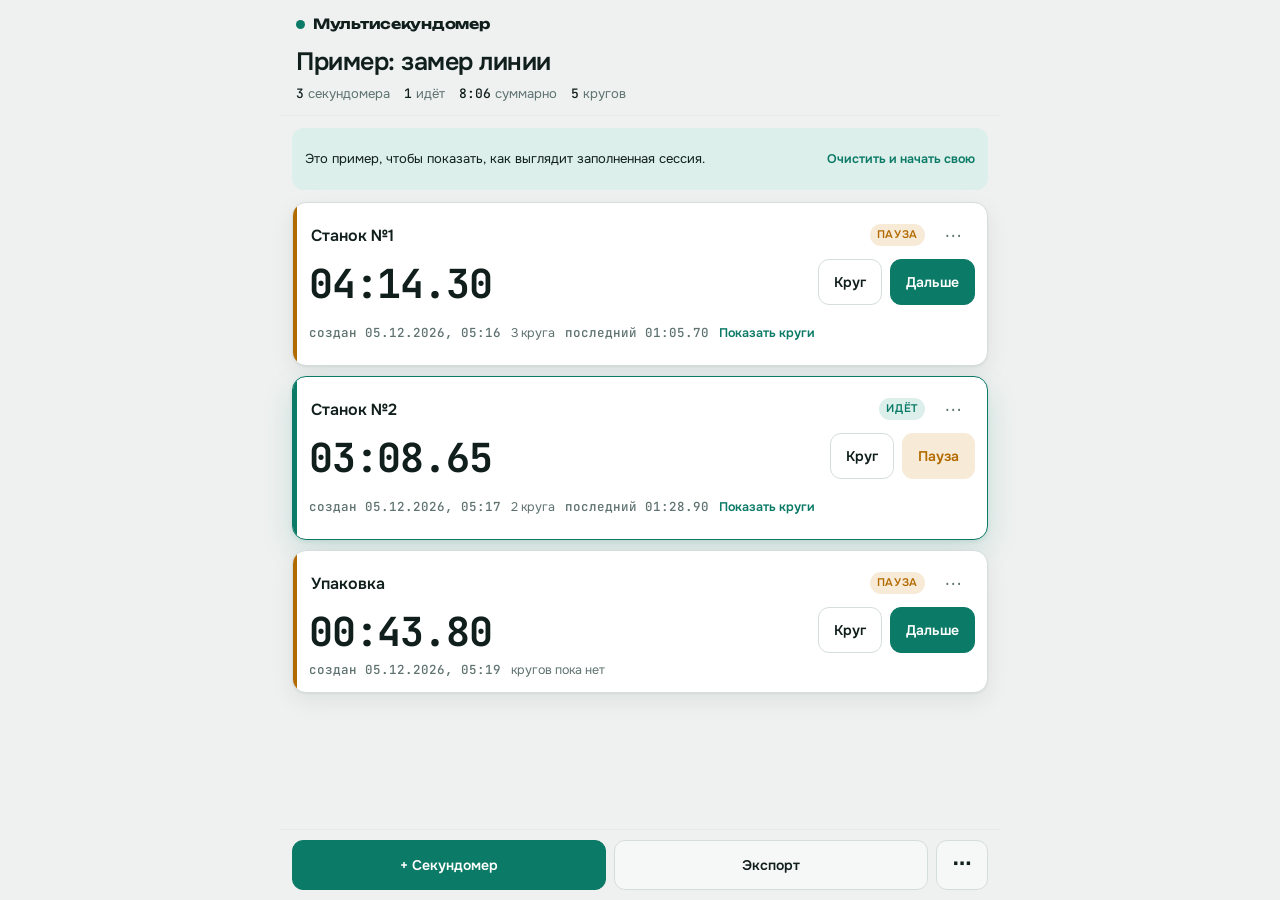
<file: android/app/src/main/assets/index.html>
<!DOCTYPE html>
<html lang="ru">
<head>
<meta charset="utf-8">
<meta name="viewport" content="width=device-width, initial-scale=1, viewport-fit=cover">
<title>Мультисекундомер</title>
<link rel="stylesheet" href="fonts/fonts.css">
<style>
  :root { color-scheme: light dark; }
  body { margin: 0; }
  img { max-width: 100%; }
  [hidden] { display: none !important; }
</style>
<script src="vendor/xlsx.full.min.js"></script>
</head>
<body>
<style>
  :root {
    --bg: #eef1f0;
    --surface: #ffffff;
    --surface-2: #f6f8f7;
    --line: #d6dedc;
    --line-soft: #e4eae8;
    --ink: #101e1c;
    --muted: #5e7270;
    --accent: #0b7a66;
    --accent-soft: #dcefea;
    --accent-ink: #ffffff;
    --paused: #b26a00;
    --paused-soft: #f7ead6;
    --danger: #b3261e;
    --shadow: 0 1px 2px rgba(16, 30, 28, .06), 0 8px 24px rgba(16, 30, 28, .07);
    --shadow-lift: 0 2px 4px rgba(11, 122, 102, .10), 0 12px 32px rgba(11, 122, 102, .14);

    --ui: "Onest", "Segoe UI", system-ui, sans-serif;
    --display: "Unbounded", "Onest", "Segoe UI", system-ui, sans-serif;
    --mono: "JetBrains Mono", ui-monospace, "Cascadia Mono", Consolas, monospace;
    --r: 14px;
  }

  @media (prefers-color-scheme: dark) {
    :root:not([data-theme="light"]) {
      --bg: #0c1413;
      --surface: #131f1d;
      --surface-2: #182624;
      --line: #22322f;
      --line-soft: #1c2b29;
      --ink: #e8f0ee;
      --muted: #90a5a2;
      --accent: #3edcb2;
      --accent-soft: #16332d;
      --accent-ink: #06201a;
      --paused: #e9a23b;
      --paused-soft: #332617;
      --danger: #f2857a;
      --shadow: 0 1px 2px rgba(0, 0, 0, .4), 0 8px 24px rgba(0, 0, 0, .32);
      --shadow-lift: 0 2px 4px rgba(0, 0, 0, .45), 0 12px 32px rgba(62, 220, 178, .12);
    }
  }

  :root[data-theme="dark"] {
    --bg: #0c1413;
    --surface: #131f1d;
    --surface-2: #182624;
    --line: #22322f;
    --line-soft: #1c2b29;
    --ink: #e8f0ee;
    --muted: #90a5a2;
    --accent: #3edcb2;
    --accent-soft: #16332d;
    --accent-ink: #06201a;
    --paused: #e9a23b;
    --paused-soft: #332617;
    --danger: #f2857a;
    --shadow: 0 1px 2px rgba(0, 0, 0, .4), 0 8px 24px rgba(0, 0, 0, .32);
    --shadow-lift: 0 2px 4px rgba(0, 0, 0, .45), 0 12px 32px rgba(62, 220, 178, .12);
  }

  * { box-sizing: border-box; }

  body {
    margin: 0;
    background: var(--bg);
    color: var(--ink);
    font-family: var(--ui);
    font-size: 15px;
    line-height: 1.45;
    -webkit-text-size-adjust: 100%;
    -webkit-tap-highlight-color: transparent;
  }

  button, input, textarea { font: inherit; color: inherit; }
  /* touch-action убирает ожидание двойного тапа: касание срабатывает сразу */
  button, input, textarea, .link { touch-action: manipulation; }
  button { cursor: pointer; }

  /* iOS Safari масштабирует страницу при фокусе на поле мельче 16px, и после
     этого вёрстка не совпадает с тем, куда целится палец. Держим 16px. */
  input, textarea { font-size: 16px; }
  :focus-visible { outline: 2px solid var(--accent); outline-offset: 2px; border-radius: 6px; }

  .app {
    max-width: 720px;
    margin: 0 auto;
    min-height: 100vh;
    /* dvh учитывает сворачивающуюся панель браузера: без него страница выше
       видимой области, и низ вёрстки не совпадает с тем, что видно. */
    min-height: 100dvh;
    display: flex;
    flex-direction: column;
    background: var(--bg);
  }

  /* ---------------------------------------------------------------- шапка */
  .top {
    position: sticky;
    top: 0;
    z-index: 20;
    padding: 14px 16px 12px;
    background: var(--bg);
    border-bottom: 1px solid var(--line-soft);
  }

  .brand {
    font-family: var(--display);
    font-weight: 700;
    font-size: 14px;
    letter-spacing: -.02em;
    display: flex;
    align-items: center;
    gap: 8px;
    color: var(--ink);
  }

  .brand .dot {
    width: 9px; height: 9px;
    border-radius: 50%;
    background: var(--muted);
    flex: none;
    transition: background .2s;
  }
  .brand .dot.live { background: var(--accent); animation: pulse 1.6s ease-in-out infinite; }

  @keyframes pulse { 0%, 100% { opacity: 1; } 50% { opacity: .35; } }
  @media (prefers-reduced-motion: reduce) {
    .brand .dot.live { animation: none; }
    * { transition-duration: .01ms !important; }
  }

  .session-name {
    display: block;
    width: 100%;
    margin: 8px 0 2px;
    padding: 2px 0;
    border: 0;
    background: transparent;
    font-size: 25px;
    font-weight: 600;
    letter-spacing: -.02em;
  }
  .session-name::placeholder { color: var(--muted); }

  .stats {
    display: flex;
    flex-wrap: wrap;
    gap: 4px 14px;
    font-size: 13px;
    color: var(--muted);
  }
  .stats b {
    font-family: var(--mono);
    font-weight: 500;
    font-variant-numeric: tabular-nums;
    color: var(--ink);
  }

  /* -------------------------------------------------------------- дорожки */
  .lanes {
    flex: 1;
    padding: 12px 12px 8px;
    display: flex;
    flex-direction: column;
    gap: 10px;
  }

  .lane {
    position: relative;
    display: grid;
    grid-template-columns: 4px 1fr;
    background: var(--surface);
    border: 1px solid var(--line);
    border-radius: var(--r);
    box-shadow: var(--shadow);
    overflow: hidden;
    transition: box-shadow .18s, border-color .18s;
  }
  .lane[data-state="running"] { border-color: var(--accent); box-shadow: var(--shadow-lift); }

  .stripe { background: var(--line); }
  .lane[data-state="running"] .stripe { background: var(--accent); }
  .lane[data-state="paused"] .stripe { background: var(--paused); }

  .lane-body { padding: 10px 12px 12px; min-width: 0; }

  .lane-head { display: flex; align-items: center; gap: 6px; }

  .lane-name {
    flex: 1;
    min-width: 0;
    border: 0;
    background: transparent;
    font-weight: 600;
    padding: 6px 2px;
    border-radius: 6px;
  }
  .lane-name:focus { background: var(--surface-2); outline: none; }

  .tag {
    font-size: 11px;
    font-weight: 600;
    letter-spacing: .06em;
    text-transform: uppercase;
    padding: 3px 7px;
    border-radius: 999px;
    white-space: nowrap;
  }
  .lane[data-state="running"] .tag { background: var(--accent-soft); color: var(--accent); }
  .lane[data-state="paused"] .tag { background: var(--paused-soft); color: var(--paused); }
  .lane[data-state="idle"] .tag { display: none; }

  .icon-btn {
    flex: none;
    width: 44px; height: 44px;
    display: grid; place-items: center;
    border: 0;
    border-radius: 10px;
    background: transparent;
    color: var(--muted);
    font-size: 17px;
    line-height: 1;
  }
  .icon-btn:hover { background: var(--surface-2); color: var(--ink); }

  .lane-row {
    display: flex;
    align-items: flex-end;
    justify-content: space-between;
    gap: 10px;
    margin-top: 2px;
    /* на совсем узких экранах кнопки уезжают под время, а не за край */
    flex-wrap: wrap;
  }

  .time {
    font-family: var(--mono);
    font-weight: 700;
    font-size: clamp(30px, 9.5vw, 40px);
    letter-spacing: -.03em;
    font-variant-numeric: tabular-nums;
    line-height: 1.05;
  }
  .lane[data-state="idle"] .time { color: var(--muted); }

  .lane-actions { display: flex; gap: 8px; flex: none; }

  .btn {
    border: 1px solid var(--line);
    background: var(--surface-2);
    color: var(--ink);
    border-radius: 11px;
    padding: 0 15px;
    min-height: 46px;
    font-weight: 600;
    font-size: 14px;
    display: inline-flex;
    align-items: center;
    justify-content: center;
    gap: 6px;
    transition: transform .08s, background .15s;
  }
  .btn:active { transform: scale(.97); }
  .btn.primary { background: var(--accent); border-color: var(--accent); color: var(--accent-ink); }
  .btn.warn { background: var(--paused-soft); border-color: transparent; color: var(--paused); }
  .btn.ghost { background: transparent; }
  .btn.danger { color: var(--danger); }
  .btn:disabled { opacity: .4; }

  .meta {
    margin-top: 8px;
    font-size: 12.5px;
    color: var(--muted);
    display: flex;
    align-items: center;
    gap: 10px;
    flex-wrap: wrap;
  }
  .meta .num { font-family: var(--mono); font-variant-numeric: tabular-nums; }

  .link {
    display: inline-flex;
    align-items: center;
    min-height: 40px;
    border: 0;
    background: none;
    padding: 0;
    color: var(--accent);
    font-size: 12.5px;
    font-weight: 600;
  }

  .extra { display: flex; flex-wrap: wrap; gap: 8px; margin-top: 10px; }
  .extra .btn { min-height: 38px; font-size: 13px; padding: 0 12px; }

  /* ----------------------------------------------------------------- круги */
  .laps {
    margin-top: 10px;
    border-top: 1px solid var(--line-soft);
    max-height: 320px;
    overflow-y: auto;
  }

  .lap {
    display: grid;
    grid-template-columns: 30px 1fr 1fr;
    align-items: center;
    gap: 8px;
    padding: 7px 0 5px;
    border-bottom: 1px solid var(--line-soft);
    font-family: var(--mono);
    font-size: 13px;
    font-variant-numeric: tabular-nums;
  }
  .lap:last-child { border-bottom: 0; }
  .lap .n { color: var(--muted); }
  .lap .total { color: var(--muted); text-align: right; }
  .lap.best .split { color: var(--accent); font-weight: 700; }

  .lap .when {
    grid-column: 2 / -1;
    font-size: 11.5px;
    color: var(--muted);
    letter-spacing: -.01em;
  }

  .lap-note {
    grid-column: 1 / -1;
    width: 100%;
    border: 0;
    border-radius: 7px;
    background: transparent;
    font-family: var(--ui);
    color: var(--muted);
    padding: 7px 6px;
    margin-bottom: 2px;
  }
  .lap-note:focus { background: var(--surface-2); color: var(--ink); outline: none; }

  /* ---------------------------------------------------------------- панель */
  .bar {
    position: sticky;
    bottom: 0;
    z-index: 20;
    display: flex;
    gap: 8px;
    padding: 10px 12px calc(10px + env(safe-area-inset-bottom));
    background: var(--bg);
    border-top: 1px solid var(--line-soft);
  }
  .bar .btn { flex: 1; min-height: 50px; }
  .bar .btn.icon-only { flex: none; width: 52px; padding: 0; font-size: 19px; }

  /* --------------------------------------------------------------- баннеры */
  .banner {
    margin: 12px 12px 0;
    padding: 11px 13px;
    border-radius: 12px;
    background: var(--accent-soft);
    color: var(--ink);
    font-size: 13px;
    display: flex;
    align-items: center;
    gap: 10px;
    flex-wrap: wrap;
  }
  .banner[hidden] { display: none !important; }
  .banner.alert { background: var(--paused-soft); }
  .banner p { margin: 0; flex: 1; min-width: 180px; }
  .banner .link { color: var(--accent); }
  .banner.alert .link { color: var(--paused); }

  .empty {
    margin: auto;
    padding: 48px 24px;
    text-align: center;
    color: var(--muted);
    font-size: 14px;
  }
  .empty strong { display: block; color: var(--ink); font-size: 17px; margin-bottom: 6px; }

  /* ----------------------------------------------------------------- модал */
  .scrim {
    position: fixed;
    inset: 0;
    z-index: 40;
    background: rgba(6, 16, 15, .5);
    display: flex;
    align-items: flex-end;
    justify-content: center;
  }
  .scrim[hidden] { display: none !important; }

  .sheet {
    width: 100%;
    max-width: 720px;
    max-height: 86vh;
    overflow-y: auto;
    background: var(--surface);
    border-radius: 18px 18px 0 0;
    padding: 18px 16px calc(18px + env(safe-area-inset-bottom));
    box-shadow: var(--shadow);
    animation: rise .22s ease-out;
  }
  @keyframes rise { from { transform: translateY(14px); opacity: .6; } }
  @media (prefers-reduced-motion: reduce) { .sheet { animation: none; } }
  @media (min-width: 560px) {
    .scrim { align-items: center; }
    .sheet { max-width: 460px; border-radius: 18px; }
  }

  .sheet h2 { margin: 0 0 4px; font-size: 19px; font-weight: 700; letter-spacing: -.02em; }
  .sheet p.sub { margin: 0 0 14px; color: var(--muted); font-size: 13.5px; }
  .sheet .stack { display: flex; flex-direction: column; gap: 8px; }
  .sheet .stack .btn { min-height: 52px; justify-content: flex-start; text-align: left; }
  .sheet .stack .btn small { display: block; font-weight: 400; color: var(--muted); font-size: 12px; }
  .sheet .stack .btn span { display: block; }
  .sheet .row { display: flex; gap: 8px; margin-top: 14px; }
  .sheet .row .btn { flex: 1; }

  .field {
    width: 100%;
    padding: 12px;
    border: 1px solid var(--line);
    border-radius: 11px;
    background: var(--surface-2);
    margin-bottom: 4px;
  }

  .arch { border-top: 1px solid var(--line-soft); padding: 11px 0; }
  .arch:last-of-type { border-bottom: 1px solid var(--line-soft); }
  .arch b { font-weight: 600; }
  .arch .when { color: var(--muted); font-size: 12.5px; }
  .arch .acts { display: flex; gap: 8px; margin-top: 8px; }
  .arch .acts .btn { min-height: 36px; font-size: 13px; padding: 0 12px; }

  .csv-out {
    width: 100%;
    min-height: 180px;
    font-family: var(--mono);
    font-size: 11.5px;
    padding: 10px;
    border: 1px solid var(--line);
    border-radius: 11px;
    background: var(--surface-2);
    white-space: pre;
    overflow: auto;
  }

  .toast {
    position: fixed;
    left: 50%;
    bottom: calc(84px + env(safe-area-inset-bottom));
    transform: translateX(-50%);
    z-index: 50;
    background: var(--ink);
    color: var(--bg);
    padding: 10px 16px;
    border-radius: 999px;
    font-size: 13.5px;
    font-weight: 500;
    box-shadow: var(--shadow);
    max-width: 90vw;
    text-align: center;
    pointer-events: none; /* всплывашка не должна перехватывать нажатия */
  }
  .toast[hidden] { display: none !important; }
</style>

<div class="app">
  <header class="top">
    <div class="brand"><span class="dot" id="live-dot"></span>Мультисекундомер</div>
    <input class="session-name" id="session-name" placeholder="Название сессии" aria-label="Название сессии" maxlength="80">
    <div class="stats" id="stats"></div>
  </header>

  <div class="banner" id="demo-banner" hidden>
    <p>Это пример, чтобы показать, как выглядит заполненная сессия.</p>
    <button class="link" id="clear-demo">Очистить и начать свою</button>
  </div>

  <div class="banner alert" id="storage-warn" hidden>
    <p>Браузер не даёт сохранять данные — прогресс не переживёт перезапуск. Отключите режим инкогнито или разрешите сайту хранить данные.</p>
  </div>

  <main class="lanes" id="lanes"></main>

  <div class="empty" id="empty" hidden>
    <strong>Пока ни одного секундомера</strong>
    Нажмите «Секундомер», чтобы добавить первый.<br>Их можно завести сколько угодно — они идут одновременно.
  </div>

  <footer class="bar">
    <button class="btn primary" id="add">+ Секундомер</button>
    <button class="btn" id="export">Экспорт</button>
    <button class="btn icon-only" id="menu" aria-label="Меню сессии">⋯</button>
  </footer>
</div>

<div class="scrim" id="scrim" hidden><div class="sheet" id="sheet"></div></div>
<div class="toast" id="toast" hidden></div>

<script>
(function () {
  "use strict";

  var STORE_KEY = "multistopwatch.v1";
  var MAX_ARCHIVE = 40;

  // ------------------------------------------------------------ утилиты
  function pad(n, len) { n = String(n); while (n.length < len) n = "0" + n; return n; }

  /** 83500 мс -> "01:23.50", больше часа -> "1:23:45.60" */
  function fmt(ms) {
    if (ms < 0) ms = 0;
    var cs = Math.floor(ms / 10) % 100;
    var s = Math.floor(ms / 1000) % 60;
    var m = Math.floor(ms / 60000) % 60;
    var h = Math.floor(ms / 3600000);
    var head = h > 0 ? h + ":" + pad(m, 2) : pad(m, 2);
    return head + ":" + pad(s, 2) + "." + pad(cs, 2);
  }

  function fmtShort(ms) {
    var s = Math.floor(ms / 1000) % 60;
    var m = Math.floor(ms / 60000) % 60;
    var h = Math.floor(ms / 3600000);
    return (h > 0 ? h + ":" + pad(m, 2) : m) + ":" + pad(s, 2);
  }

  function clock(ts) {
    var d = new Date(ts);
    return pad(d.getHours(), 2) + ":" + pad(d.getMinutes(), 2) + ":" + pad(d.getSeconds(), 2);
  }

  function dateLabel(ts) {
    var d = new Date(ts);
    return pad(d.getDate(), 2) + "." + pad(d.getMonth() + 1, 2) + "." + d.getFullYear();
  }

  /** "08.09.2026, 15:42:07" — дата и время одной строкой */
  function dateTime(ts, withSeconds) {
    var t = clock(ts);
    return dateLabel(ts) + ", " + (withSeconds === false ? t.slice(0, 5) : t);
  }

  function stamp(ts) {
    var d = new Date(ts);
    return d.getFullYear() + "-" + pad(d.getMonth() + 1, 2) + "-" + pad(d.getDate(), 2) +
      " " + pad(d.getHours(), 2) + "-" + pad(d.getMinutes(), 2);
  }

  function uid() { return Date.now().toString(36) + Math.random().toString(36).slice(2, 7); }

  function $(id) { return document.getElementById(id); }

  function el(tag, cls, text) {
    var node = document.createElement(tag);
    if (cls) node.className = cls;
    if (text != null) node.textContent = text;
    return node;
  }

  // ------------------------------------------------------------ состояние
  var state = null;
  var storageOk = true;
  var openLaps = {};   // id -> показывать список кругов
  var openExtra = {};  // id -> показывать доп. действия

  function blankSession() {
    return {
      id: uid(),
      name: "Сессия " + dateLabel(Date.now()),
      createdAt: Date.now(),
      demo: false,
      timers: []
    };
  }

  function demoSession() {
    var now = Date.now();
    var s = blankSession();
    s.name = "Пример: замер линии";
    s.demo = true;
    s.timers = [
      mkTimer("Станок №1", 254300, now - 254300, [
        { t: 61200, at: now - 250000, note: "прогрев" },
        { t: 128900, at: now - 180000, note: "" },
        { t: 194600, at: now - 110000, note: "смена оснастки" }
      ]),
      mkTimer("Станок №2", 187500, now - 187500, [
        { t: 92100, at: now - 160000, note: "" },
        { t: 181000, at: now - 70000, note: "заминка по подаче" }
      ]),
      mkTimer("Упаковка", 43800, now - 43800, [])
    ];
    s.timers[1].startedAt = now; // один идёт — чтобы сразу было видно живое состояние
    return s;
  }

  function mkTimer(name, accumulated, createdAt, laps) {
    return {
      id: uid(),
      name: name,
      accumulated: accumulated || 0,
      startedAt: null,
      createdAt: createdAt || Date.now(),
      laps: laps || []
    };
  }

  function load() {
    var raw = null;
    try { raw = localStorage.getItem(STORE_KEY); }
    catch (e) { storageOk = false; }

    if (raw) {
      try {
        var parsed = JSON.parse(raw);
        if (parsed && parsed.session && Array.isArray(parsed.session.timers)) {
          state = { session: parsed.session, archive: Array.isArray(parsed.archive) ? parsed.archive : [] };
          return;
        }
      } catch (e) { /* повреждённые данные — начинаем заново */ }
    }
    state = { session: demoSession(), archive: [] };
  }

  var saveTimer = null;
  function save() {
    if (!storageOk) return;
    if (saveTimer) return;
    saveTimer = setTimeout(function () {
      saveTimer = null;
      try { localStorage.setItem(STORE_KEY, JSON.stringify(state)); }
      catch (e) { storageOk = false; $("storage-warn").hidden = false; }
    }, 120);
  }

  function saveNow() {
    if (saveTimer) { clearTimeout(saveTimer); saveTimer = null; }
    if (!storageOk) return;
    try { localStorage.setItem(STORE_KEY, JSON.stringify(state)); } catch (e) { storageOk = false; }
  }

  // Время считается от отметок Date.now(), поэтому идущий секундомер
  // продолжает идти, пока телефон выключен или вкладка закрыта.
  function elapsed(t) {
    return t.accumulated + (t.startedAt ? Date.now() - t.startedAt : 0);
  }

  function stateOf(t) {
    if (t.startedAt) return "running";
    return t.accumulated > 0 ? "paused" : "idle";
  }

  function find(id) {
    var list = state.session.timers;
    for (var i = 0; i < list.length; i++) if (list[i].id === id) return list[i];
    return null;
  }

  function leaveDemo() {
    if (!state.session.demo) return false;
    state.session = blankSession();
    openLaps = {}; openExtra = {};
    return true;
  }

  // ------------------------------------------------------------- действия
  function addTimer() {
    leaveDemo();
    var n = state.session.timers.length + 1;
    var t = mkTimer("Секундомер " + n);
    state.session.timers.push(t);
    save();
    render();
    var laneEl = document.querySelector('[data-id="' + t.id + '"]');
    if (!laneEl) return;
    laneEl.scrollIntoView({ block: "nearest" });
    // На телефоне клавиатуру сами не поднимаем: она сдвигает вёрстку прямо
    // под пальцем. Имя переименовывается тапом по нему.
    var fine = window.matchMedia && window.matchMedia("(pointer: fine)").matches;
    if (fine) {
      var name = laneEl.querySelector(".lane-name");
      if (name) { name.focus(); name.select(); }
    }
  }

  function toggle(t) {
    if (t.startedAt) {
      t.accumulated = elapsed(t);
      t.startedAt = null;
    } else {
      t.startedAt = Date.now();
    }
    save();
    render();
  }

  function lap(t) {
    var total = elapsed(t);
    if (total <= 0) return;
    t.laps.push({ t: total, at: Date.now(), note: "" });
    openLaps[t.id] = true;
    save();
    render();
  }

  function resetTimer(t) {
    t.accumulated = 0;
    t.startedAt = null;
    t.laps = [];
    save();
    render();
  }

  function removeTimer(t) {
    state.session.timers = state.session.timers.filter(function (x) { return x.id !== t.id; });
    delete openLaps[t.id];
    delete openExtra[t.id];
    save();
    render();
  }

  function duplicate(t) {
    var copy = mkTimer(t.name + " (копия)");
    var at = state.session.timers.indexOf(t);
    state.session.timers.splice(at + 1, 0, copy);
    save();
    render();
  }

  function startAll() {
    leaveDemo();
    var now = Date.now();
    state.session.timers.forEach(function (t) { if (!t.startedAt) t.startedAt = now; });
    save();
    render();
  }

  function pauseAll() {
    state.session.timers.forEach(function (t) {
      if (t.startedAt) { t.accumulated = elapsed(t); t.startedAt = null; }
    });
    save();
    render();
  }

  function archiveSession() {
    pauseAll();
    var s = state.session;
    if (!s.demo && s.timers.length) {
      state.archive.unshift(JSON.parse(JSON.stringify(s)));
      state.archive = state.archive.slice(0, MAX_ARCHIVE);
    }
    state.session = blankSession();
    openLaps = {}; openExtra = {};
    saveNow();
    render();
  }

  // В APK страница живёт внутри WebView, и Android подкладывает объект
  // AndroidHost: сохранение файла, «поделиться», блокировка сна, кнопка
  // «назад». В браузере его нет — все ветки ниже это учитывают.
  var host = (typeof AndroidHost !== "undefined") ? AndroidHost : null;

  function blobToBase64(blob, done) {
    var fr = new FileReader();
    fr.onload = function () {
      var s = String(fr.result);
      done(s.slice(s.indexOf(",") + 1));
    };
    fr.onerror = function () { toast("Не удалось подготовить файл"); };
    fr.readAsDataURL(blob);
  }

  // Аппаратная кнопка «назад» сначала закрывает открытый лист, а не приложение.
  window.__androidBack = function () {
    if (!scrim.hidden) { closeSheet(); return true; }
    return false;
  };

  function syncAwake() {
    var on = anyRunning();
    if (host) { try { host.keepAwake(on); } catch (e) {} return; }
    if (on) keepAwake();
  }

  // Экран не гаснет, пока что-то идёт (там, где браузер это разрешает).
  var wakeLock = null;
  function keepAwake() {
    if (!("wakeLock" in navigator) || wakeLock) return;
    try {
      navigator.wakeLock.request("screen").then(function (lock) {
        wakeLock = lock;
        lock.addEventListener("release", function () { wakeLock = null; });
      }, function () {});
    } catch (e) { /* не поддерживается — не страшно */ }
  }

  document.addEventListener("visibilitychange", function () {
    if (document.visibilityState === "visible") {
      render();
    } else {
      saveNow();
    }
  });
  window.addEventListener("pagehide", saveNow);

  function anyRunning() {
    return state.session.timers.some(function (t) { return !!t.startedAt; });
  }

  // -------------------------------------------------------------- отрисовка
  var lanesBox = $("lanes");

  function render() {
    var s = state.session;
    $("session-name").value = s.name;
    $("demo-banner").hidden = !s.demo;
    $("empty").hidden = s.timers.length > 0;

    lanesBox.textContent = "";
    s.timers.forEach(function (t) { lanesBox.appendChild(lane(t)); });

    renderStats();
    syncAwake();
  }

  function renderStats() {
    var s = state.session;
    var running = s.timers.filter(function (t) { return t.startedAt; }).length;
    var total = s.timers.reduce(function (a, t) { return a + elapsed(t); }, 0);
    var laps = s.timers.reduce(function (a, t) { return a + t.laps.length; }, 0);

    var box = $("stats");
    box.textContent = "";
    box.appendChild(chip(s.timers.length, plural(s.timers.length, "секундомер", "секундомера", "секундомеров")));
    if (running) box.appendChild(chip(running, "идёт" + (running > 1 ? "" : "")));
    box.appendChild(chip(fmtShort(total), "суммарно"));
    if (laps) box.appendChild(chip(laps, plural(laps, "круг", "круга", "кругов")));

    $("live-dot").classList.toggle("live", running > 0);
  }

  function chip(value, label) {
    var box = el("span");
    box.appendChild(el("b", null, String(value)));
    box.appendChild(document.createTextNode(" " + label));
    return box;
  }

  function plural(n, one, few, many) {
    var m10 = n % 10, m100 = n % 100;
    if (m10 === 1 && m100 !== 11) return one;
    if (m10 >= 2 && m10 <= 4 && (m100 < 10 || m100 >= 20)) return few;
    return many;
  }

  function lane(t) {
    var st = stateOf(t);
    var node = el("article", "lane");
    node.dataset.id = t.id;
    node.dataset.state = st;
    node.appendChild(el("span", "stripe"));

    var body = el("div", "lane-body");
    node.appendChild(body);

    // название + состояние + «ещё»
    var head = el("div", "lane-head");
    var name = el("input", "lane-name");
    name.value = t.name;
    name.maxLength = 60;
    name.setAttribute("aria-label", "Название секундомера");
    name.addEventListener("input", function () { t.name = name.value; save(); });
    name.addEventListener("blur", function () {
      if (!name.value.trim()) { t.name = "Без названия"; name.value = t.name; save(); }
    });
    head.appendChild(name);
    head.appendChild(el("span", "tag", st === "running" ? "идёт" : "пауза"));

    var more = el("button", "icon-btn", "⋯");
    more.setAttribute("aria-label", "Ещё действия");
    more.addEventListener("click", function () {
      openExtra[t.id] = !openExtra[t.id];
      render();
    });
    head.appendChild(more);
    body.appendChild(head);

    // время + кнопки
    var row = el("div", "lane-row");
    var time = el("div", "time", fmt(elapsed(t)));
    time.dataset.time = t.id;
    row.appendChild(time);

    var actions = el("div", "lane-actions");
    var lapBtn = el("button", "btn ghost", "Круг");
    lapBtn.disabled = st === "idle";
    lapBtn.addEventListener("click", function () { lap(t); });
    actions.appendChild(lapBtn);

    var runBtn = el("button", "btn " + (st === "running" ? "warn" : "primary"),
      st === "running" ? "Пауза" : (st === "paused" ? "Дальше" : "Старт"));
    runBtn.addEventListener("click", function () { toggle(t); });
    actions.appendChild(runBtn);

    row.appendChild(actions);
    body.appendChild(row);

    // сводка по кругам
    var meta = el("div", "meta");
    meta.appendChild(el("span", "num", "создан " + dateTime(t.createdAt, false)));
    if (t.laps.length) {
      var last = t.laps[t.laps.length - 1];
      var prev = t.laps.length > 1 ? t.laps[t.laps.length - 2].t : 0;
      meta.appendChild(el("span", null,
        t.laps.length + " " + plural(t.laps.length, "круг", "круга", "кругов")));
      var lastBox = el("span", "num", "последний " + fmt(last.t - prev));
      meta.appendChild(lastBox);
      var toggleLaps = el("button", "link", openLaps[t.id] ? "Свернуть" : "Показать круги");
      toggleLaps.addEventListener("click", function () {
        openLaps[t.id] = !openLaps[t.id];
        render();
      });
      meta.appendChild(toggleLaps);
    } else if (st !== "idle") {
      meta.appendChild(el("span", null, "кругов пока нет"));
    } else {
      meta.appendChild(el("span", null, "готов к старту"));
    }
    body.appendChild(meta);

    // доп. действия
    if (openExtra[t.id]) {
      var extra = el("div", "extra");
      var reset = el("button", "btn", "Сбросить");
      reset.addEventListener("click", function () {
        confirmSheet("Сбросить «" + t.name + "»?",
          "Время и круги этого секундомера будут стёрты. Остальные не тронем.",
          "Сбросить", function () { resetTimer(t); toast("Секундомер сброшен"); });
      });
      extra.appendChild(reset);

      var dup = el("button", "btn", "Дублировать");
      dup.addEventListener("click", function () { duplicate(t); });
      extra.appendChild(dup);

      var del = el("button", "btn danger", "Удалить");
      del.addEventListener("click", function () {
        confirmSheet("Удалить «" + t.name + "»?",
          "Секундомер и его круги исчезнут из сессии. Если данные нужны — сначала выгрузите Excel.",
          "Удалить", function () { removeTimer(t); toast("Удалено"); });
      });
      extra.appendChild(del);
      body.appendChild(extra);
    }

    // список кругов
    if (openLaps[t.id] && t.laps.length) {
      var laps = el("div", "laps");
      var splits = t.laps.map(function (l, i) { return l.t - (i ? t.laps[i - 1].t : 0); });
      var best = Math.min.apply(null, splits);
      t.laps.forEach(function (l, i) {
        var rowEl = el("div", "lap");
        if (splits[i] === best && t.laps.length > 1) rowEl.className = "lap best";
        rowEl.appendChild(el("span", "n", String(i + 1)));
        rowEl.appendChild(el("span", "split", fmt(splits[i])));
        rowEl.appendChild(el("span", "total", fmt(l.t)));
        rowEl.appendChild(el("span", "when", dateTime(l.at)));
        var note = el("input", "lap-note");
        note.value = l.note || "";
        note.placeholder = "комментарий к кругу";
        note.maxLength = 120;
        note.addEventListener("input", function () { l.note = note.value; save(); });
        rowEl.appendChild(note);
        laps.appendChild(rowEl);
      });
      body.appendChild(laps);
    }

    return node;
  }

  // Тик обновляет только цифры идущих секундомеров, без перерисовки списка.
  var lastPaint = 0;
  function tick(now) {
    if (now - lastPaint > 45) {
      lastPaint = now;
      var running = false;
      state.session.timers.forEach(function (t) {
        if (!t.startedAt) return;
        running = true;
        var node = lanesBox.querySelector('[data-time="' + t.id + '"]');
        if (node) node.textContent = fmt(elapsed(t));
      });
      if (running) renderStats();
    }
    requestAnimationFrame(tick);
  }

  // ----------------------------------------------------------------- листы
  var scrim = $("scrim");
  var sheet = $("sheet");

  function closeSheet() { scrim.hidden = true; sheet.textContent = ""; }

  scrim.addEventListener("click", function (e) { if (e.target === scrim) closeSheet(); });
  document.addEventListener("keydown", function (e) { if (e.key === "Escape") closeSheet(); });

  function openSheet(title, sub) {
    sheet.textContent = "";
    sheet.appendChild(el("h2", null, title));
    if (sub) sheet.appendChild(el("p", "sub", sub));
    scrim.hidden = false;
    return sheet;
  }

  function sheetButton(label, hint, cls, fn) {
    var b = el("button", "btn " + (cls || ""));
    var wrap = el("span");
    wrap.appendChild(el("span", null, label));
    if (hint) wrap.appendChild(el("small", null, hint));
    b.appendChild(wrap);
    b.addEventListener("click", fn);
    return b;
  }

  function confirmSheet(title, sub, action, fn) {
    var s = openSheet(title, sub);
    var row = el("div", "row");
    var cancel = el("button", "btn ghost", "Отмена");
    cancel.addEventListener("click", closeSheet);
    var ok = el("button", "btn primary", action);
    ok.addEventListener("click", function () { closeSheet(); fn(); });
    row.appendChild(cancel);
    row.appendChild(ok);
    s.appendChild(row);
  }

  var toastTimer = null;
  function toast(text) {
    var box = $("toast");
    box.textContent = text;
    box.hidden = false;
    clearTimeout(toastTimer);
    toastTimer = setTimeout(function () { box.hidden = true; }, 2600);
  }

  // ---------------------------------------------------------------- экспорт
  // asDates: для .xlsx отдаём настоящие Date — в Excel по ним работают
  // сортировка и фильтры; для CSV и буфера обмена нужен готовый текст.
  // Одна сплошная таблица: строка секундомера («итог»), под ней его круги
  // отдельными строками, дальше следующий секундомер. Имя повторяется в
  // каждой строке — так работают фильтр и сводные таблицы Excel.
  function rowsFor(session, asDates) {
    var rows = [["Секундомер", "Круг", "Время круга", "Общее время",
      "Круг, сек", "Всего, сек", "Дата и время", "Комментарий"]];
    var stateWord = { running: "идёт", paused: "пауза", idle: "не запускался" };
    function when(ts) { return asDates ? new Date(ts) : dateTime(ts); }

    session.timers.forEach(function (t) {
      var total = elapsed(t);
      rows.push([t.name, "итог", "", fmt(total), "", +(total / 1000).toFixed(2),
        when(t.createdAt), stateWord[stateOf(t)]]);
      t.laps.forEach(function (l, i) {
        var split = l.t - (i ? t.laps[i - 1].t : 0);
        rows.push([t.name, i + 1, fmt(split), fmt(l.t),
          +(split / 1000).toFixed(2), +(l.t / 1000).toFixed(2), when(l.at), l.note || ""]);
      });
    });
    return rows;
  }

  var DATE_FMT = "DD.MM.YYYY HH:MM:SS";

  function markDates(ws, col, firstRow, count) {
    for (var i = 0; i < count; i++) {
      var cell = ws[XLSX.utils.encode_cell({ c: col, r: firstRow - 1 + i })];
      // 'd' — дата объектом, 'n' — та же дата, свёрнутая в серийный номер
      if (cell && (cell.t === "d" || cell.t === "n")) cell.z = DATE_FMT;
    }
  }

  function buildWorkbook(session) {
    if (typeof XLSX === "undefined") return null;
    var rows = rowsFor(session, true);
    var wb = XLSX.utils.book_new();

    var ws = XLSX.utils.aoa_to_sheet([
      [session.name],
      ["Сессия создана " + dateTime(session.createdAt) + " · выгружено " + dateTime(Date.now())],
      []
    ]);
    XLSX.utils.sheet_add_aoa(ws, rows, { origin: "A4", cellDates: true });
    ws["!cols"] = [{ wch: 26 }, { wch: 8 }, { wch: 13 }, { wch: 13 },
      { wch: 11 }, { wch: 11 }, { wch: 21 }, { wch: 34 }];
    markDates(ws, 6, 5, rows.length - 1);
    ws["!autofilter"] = {
      ref: XLSX.utils.encode_range({ s: { c: 0, r: 3 }, e: { c: 7, r: rows.length + 2 } })
    };
    XLSX.utils.book_append_sheet(wb, ws, "Замеры");

    return wb;
  }

  function fileBase(session) {
    var name = (session.name || "сессия").replace(/[\\/:*?"<>|]+/g, " ").trim().slice(0, 60);
    return name + " " + stamp(Date.now());
  }

  function xlsxBlob(session) {
    var wb = buildWorkbook(session);
    if (!wb) return null;
    var out = XLSX.write(wb, { bookType: "xlsx", type: "array" });
    return new Blob([out], { type: "application/vnd.openxmlformats-officedocument.spreadsheetml.sheet" });
  }

  function csvText(session) {
    var lines = [session.name, ""];
    rowsFor(session).forEach(function (r) {
      lines.push(r.map(function (cell) {
        var v = String(cell == null ? "" : cell);
        return /[";\n]/.test(v) ? '"' + v.replace(/"/g, '""') + '"' : v;
      }).join(";"));
    });
    return lines.join("\r\n");
  }

  // Возможность сохранения появляется только внутри claude.ai — снаружи
  // пользуемся обычной ссылкой на blob.
  var downloads = null;
  if (window.claude && typeof window.claude.use === "function") {
    window.claude.use("downloads").then(function (api) { downloads = api; }, function () {});
  }

  function saveFile(filename, blob, okText) {
    if (host) {
      blobToBase64(blob, function (b64) {
        var res = host.saveFile(filename, b64, blob.type || "application/octet-stream");
        toast(res === "ok" ? okText + " — папка «Загрузки»" : res);
      });
      return;
    }
    if (downloads) {
      downloads.save({ filename: filename, data: blob }).then(function () {
        toast(okText);
      }, function (err) {
        var code = err && err.code;
        if (code === "declined") return;
        if (code === "rate_limited") { toast("Уже открыт другой запрос на сохранение — попробуйте ещё раз"); return; }
        toast("Не удалось сохранить файл. Попробуйте «Скопировать таблицу».");
      });
      return;
    }
    try {
      var url = URL.createObjectURL(blob);
      var a = document.createElement("a");
      a.href = url;
      a.download = filename;
      document.body.appendChild(a);
      a.click();
      a.remove();
      setTimeout(function () { URL.revokeObjectURL(url); }, 4000);
      toast(okText);
    } catch (e) {
      toast("Скачивание недоступно — воспользуйтесь «Скопировать таблицу»");
    }
  }

  function canShareFiles() {
    if (host) return true;
    if (!navigator.canShare || !navigator.share || typeof File !== "function") return false;
    try { return navigator.canShare({ files: [new File(["1"], "t.xlsx")] }); }
    catch (e) { return false; }
  }

  function exportSheet(session) {
    session = session || state.session;
    var s = openSheet("Экспорт в Excel",
      session.timers.length
        ? "Одна таблица: строка секундомера, под ней его круги отдельными строками — с датой, временем и комментариями."
        : "В сессии пока нет секундомеров.");

    if (!session.timers.length) {
      var back = el("button", "btn ghost", "Закрыть");
      back.addEventListener("click", closeSheet);
      s.appendChild(back);
      return;
    }

    var stack = el("div", "stack");
    var xlsxReady = typeof XLSX !== "undefined";

    if (xlsxReady) {
      stack.appendChild(sheetButton("Скачать .xlsx", "Файл ляжет в «Файлы» или «Загрузки» телефона", "primary", function () {
        closeSheet();
        saveFile(fileBase(session) + ".xlsx", xlsxBlob(session), "Файл Excel готов");
      }));

      if (canShareFiles()) {
        stack.appendChild(sheetButton("Поделиться файлом", "Почта, мессенджер, облако — через меню телефона", "", function () {
          var blob = xlsxBlob(session);
          var xlsxMime = "application/vnd.openxmlformats-officedocument.spreadsheetml.sheet";
          if (host) {
            blobToBase64(blob, function (b64) {
              host.shareFile(fileBase(session) + ".xlsx", b64, xlsxMime);
            });
            closeSheet();
            return;
          }
          var file = new File([blob], fileBase(session) + ".xlsx", { type: xlsxMime });
          navigator.share({ files: [file], title: session.name }).then(closeSheet, function (err) {
            if (err && err.name === "AbortError") return;
            toast("Меню «Поделиться» недоступно — скачайте файл");
          });
        }));
      }
    } else {
      s.appendChild(el("p", "sub", "Библиотека для .xlsx не загрузилась (нет сети?). Доступны CSV и копирование — Excel открывает оба."));
      stack.appendChild(sheetButton("Скачать .csv", "Открывается в Excel и Google Таблицах", "primary", function () {
        closeSheet();
        var blob = new Blob(["﻿" + csvText(session)], { type: "text/csv;charset=utf-8" });
        saveFile(fileBase(session) + ".csv", blob, "Файл CSV готов");
      }));
    }

    stack.appendChild(sheetButton("Скопировать таблицу", "Вставляется прямо в Excel через Ctrl+V", "", function () {
      var text = rowsFor(session).map(function (r) { return r.join("\t"); }).join("\n");
      copyText(text);
    }));

    s.appendChild(stack);

    var row = el("div", "row");
    var close = el("button", "btn ghost", "Закрыть");
    close.addEventListener("click", closeSheet);
    row.appendChild(close);
    s.appendChild(row);
  }

  function copyText(text) {
    function fallback() {
      var s = openSheet("Скопируйте таблицу", "Выделите текст и скопируйте, затем вставьте в Excel.");
      var area = el("textarea", "csv-out");
      area.value = text;
      area.readOnly = true;
      s.appendChild(area);
      area.focus();
      area.select();
      var row = el("div", "row");
      var close = el("button", "btn ghost", "Закрыть");
      close.addEventListener("click", closeSheet);
      row.appendChild(close);
      s.appendChild(row);
    }
    if (navigator.clipboard && navigator.clipboard.writeText) {
      navigator.clipboard.writeText(text).then(function () {
        closeSheet();
        toast("Таблица скопирована — вставьте в Excel");
      }, fallback);
    } else {
      fallback();
    }
  }

  // ------------------------------------------------------------ меню сессии
  function menuSheet() {
    var s = openSheet("Сессия", state.session.name);
    var stack = el("div", "stack");

    if (anyRunning()) {
      stack.appendChild(sheetButton("Остановить все", "Поставить на паузу каждый секундомер", "warn", function () {
        closeSheet(); pauseAll(); toast("Все на паузе");
      }));
    } else if (state.session.timers.length) {
      stack.appendChild(sheetButton("Запустить все", "Стартовать разом — одна общая точка отсчёта", "primary", function () {
        closeSheet(); startAll();
      }));
    }

    stack.appendChild(sheetButton("Новая сессия", "Текущая уйдёт в архив со всеми кругами", "", function () {
      closeSheet();
      confirmSheet("Начать новую сессию?",
        "«" + state.session.name + "» сохранится в архиве — оттуда её можно выгрузить в Excel в любой момент.",
        "Начать", function () { archiveSession(); toast("Новая сессия начата"); });
    }));

    stack.appendChild(sheetButton("Архив сессий",
      state.archive.length
        ? state.archive.length + " " + plural(state.archive.length, "сессия", "сессии", "сессий") + " в памяти телефона"
        : "Пока пусто", "", function () { archiveSheet(); }));

    s.appendChild(stack);

    var note = el("p", "sub");
    note.style.marginTop = "14px";
    note.textContent = storageOk
      ? "Данные лежат в памяти телефона: перезагрузка, закрытие вкладки и потеря сети им не страшны. Идущие секундомеры продолжают считать, даже пока приложение закрыто."
      : "Внимание: браузер запретил хранение — после закрытия вкладки данные пропадут.";
    s.appendChild(note);

    var row = el("div", "row");
    var close = el("button", "btn ghost", "Закрыть");
    close.addEventListener("click", closeSheet);
    row.appendChild(close);
    s.appendChild(row);
  }

  function archiveSheet() {
    var s = openSheet("Архив сессий", state.archive.length
      ? "Каждую можно выгрузить в Excel или удалить."
      : "Сюда попадают завершённые сессии — нажмите «Новая сессия», чтобы отправить текущую в архив.");

    state.archive.forEach(function (session, idx) {
      var box = el("div", "arch");
      box.appendChild(el("b", null, session.name));
      var total = session.timers.reduce(function (a, t) { return a + t.accumulated; }, 0);
      var laps = session.timers.reduce(function (a, t) { return a + t.laps.length; }, 0);
      box.appendChild(el("div", "when", dateLabel(session.createdAt) + " · " +
        session.timers.length + " " + plural(session.timers.length, "секундомер", "секундомера", "секундомеров") +
        " · " + laps + " " + plural(laps, "круг", "круга", "кругов") + " · " + fmtShort(total)));

      var acts = el("div", "acts");
      var exp = el("button", "btn", "Экспорт");
      exp.addEventListener("click", function () { exportSheet(session); });
      acts.appendChild(exp);

      var del = el("button", "btn danger", "Удалить");
      del.addEventListener("click", function () {
        confirmSheet("Удалить «" + session.name + "» из архива?",
          "Восстановить не получится.", "Удалить", function () {
            state.archive.splice(idx, 1);
            saveNow();
            archiveSheet();
            toast("Сессия удалена");
          });
      });
      acts.appendChild(del);
      box.appendChild(acts);
      s.appendChild(box);
    });

    var row = el("div", "row");
    var close = el("button", "btn ghost", "Закрыть");
    close.addEventListener("click", closeSheet);
    row.appendChild(close);
    s.appendChild(row);
  }

  // ------------------------------------------------------------------ старт
  load();
  if (!storageOk) $("storage-warn").hidden = false;

  $("session-name").addEventListener("input", function () {
    state.session.name = this.value;
    state.session.demo = false;
    $("demo-banner").hidden = true;
    save();
  });
  $("add").addEventListener("click", addTimer);
  $("export").addEventListener("click", function () { exportSheet(); });
  $("menu").addEventListener("click", menuSheet);
  $("clear-demo").addEventListener("click", function () {
    state.session = blankSession();
    openLaps = {}; openExtra = {};
    saveNow();
    render();
    toast("Готово — сессия чистая");
  });

  render();
  requestAnimationFrame(tick);
})();
</script>

</body>
</html>
</file>
<file: android/app/src/main/assets/fonts/fonts.css>
/* Собрано android\sync-assets.ps1 из Google Fonts */
@font-face {
  font-family: 'JetBrains Mono';
  font-style: normal;
  font-weight: 500;
  font-display: swap;
  src: url(tDbv2o-flEEny0FZhsfKu5WU4zr3E_BX0PnT8RD8yKwBNntkaToggR7BYRbKPxTcwhsk.woff2) format('woff2');
  unicode-range: U+0301, U+0400-045F, U+0490-0491, U+04B0-04B1, U+2116;
}
@font-face {
  font-family: 'JetBrains Mono';
  font-style: normal;
  font-weight: 500;
  font-display: swap;
  src: url(tDbv2o-flEEny0FZhsfKu5WU4zr3E_BX0PnT8RD8yKwBNntkaToggR7BYRbKPxDcwg.woff2) format('woff2');
  unicode-range: U+0000-00FF, U+0131, U+0152-0153, U+02BB-02BC, U+02C6, U+02DA, U+02DC, U+0304, U+0308, U+0329, U+2000-206F, U+20AC, U+2122, U+2191, U+2193, U+2212, U+2215, U+FEFF, U+FFFD;
}
@font-face {
  font-family: 'JetBrains Mono';
  font-style: normal;
  font-weight: 700;
  font-display: swap;
  src: url(tDbv2o-flEEny0FZhsfKu5WU4zr3E_BX0PnT8RD8yKwBNntkaToggR7BYRbKPxTcwhsk.woff2) format('woff2');
  unicode-range: U+0301, U+0400-045F, U+0490-0491, U+04B0-04B1, U+2116;
}
@font-face {
  font-family: 'JetBrains Mono';
  font-style: normal;
  font-weight: 700;
  font-display: swap;
  src: url(tDbv2o-flEEny0FZhsfKu5WU4zr3E_BX0PnT8RD8yKwBNntkaToggR7BYRbKPxDcwg.woff2) format('woff2');
  unicode-range: U+0000-00FF, U+0131, U+0152-0153, U+02BB-02BC, U+02C6, U+02DA, U+02DC, U+0304, U+0308, U+0329, U+2000-206F, U+20AC, U+2122, U+2191, U+2193, U+2212, U+2215, U+FEFF, U+FFFD;
}
@font-face {
  font-family: 'Onest';
  font-style: normal;
  font-weight: 400;
  font-display: swap;
  src: url(gNMKW3F-SZuj7xmb-HY6EQ.woff2) format('woff2');
  unicode-range: U+0301, U+0400-045F, U+0490-0491, U+04B0-04B1, U+2116;
}
@font-face {
  font-family: 'Onest';
  font-style: normal;
  font-weight: 400;
  font-display: swap;
  src: url(gNMKW3F-SZuj7xmf-HY.woff2) format('woff2');
  unicode-range: U+0000-00FF, U+0131, U+0152-0153, U+02BB-02BC, U+02C6, U+02DA, U+02DC, U+0304, U+0308, U+0329, U+2000-206F, U+20AC, U+2122, U+2191, U+2193, U+2212, U+2215, U+FEFF, U+FFFD;
}
@font-face {
  font-family: 'Onest';
  font-style: normal;
  font-weight: 500;
  font-display: swap;
  src: url(gNMKW3F-SZuj7xmb-HY6EQ.woff2) format('woff2');
  unicode-range: U+0301, U+0400-045F, U+0490-0491, U+04B0-04B1, U+2116;
}
@font-face {
  font-family: 'Onest';
  font-style: normal;
  font-weight: 500;
  font-display: swap;
  src: url(gNMKW3F-SZuj7xmf-HY.woff2) format('woff2');
  unicode-range: U+0000-00FF, U+0131, U+0152-0153, U+02BB-02BC, U+02C6, U+02DA, U+02DC, U+0304, U+0308, U+0329, U+2000-206F, U+20AC, U+2122, U+2191, U+2193, U+2212, U+2215, U+FEFF, U+FFFD;
}
@font-face {
  font-family: 'Onest';
  font-style: normal;
  font-weight: 600;
  font-display: swap;
  src: url(gNMKW3F-SZuj7xmb-HY6EQ.woff2) format('woff2');
  unicode-range: U+0301, U+0400-045F, U+0490-0491, U+04B0-04B1, U+2116;
}
@font-face {
  font-family: 'Onest';
  font-style: normal;
  font-weight: 600;
  font-display: swap;
  src: url(gNMKW3F-SZuj7xmf-HY.woff2) format('woff2');
  unicode-range: U+0000-00FF, U+0131, U+0152-0153, U+02BB-02BC, U+02C6, U+02DA, U+02DC, U+0304, U+0308, U+0329, U+2000-206F, U+20AC, U+2122, U+2191, U+2193, U+2212, U+2215, U+FEFF, U+FFFD;
}
@font-face {
  font-family: 'Onest';
  font-style: normal;
  font-weight: 700;
  font-display: swap;
  src: url(gNMKW3F-SZuj7xmb-HY6EQ.woff2) format('woff2');
  unicode-range: U+0301, U+0400-045F, U+0490-0491, U+04B0-04B1, U+2116;
}
@font-face {
  font-family: 'Onest';
  font-style: normal;
  font-weight: 700;
  font-display: swap;
  src: url(gNMKW3F-SZuj7xmf-HY.woff2) format('woff2');
  unicode-range: U+0000-00FF, U+0131, U+0152-0153, U+02BB-02BC, U+02C6, U+02DA, U+02DC, U+0304, U+0308, U+0329, U+2000-206F, U+20AC, U+2122, U+2191, U+2193, U+2212, U+2215, U+FEFF, U+FFFD;
}
@font-face {
  font-family: 'Unbounded';
  font-style: normal;
  font-weight: 700;
  font-display: swap;
  src: url(Yq6F-LOTXCb04q32xlpat-6uR42XTqtG6__2447Ngc6L.woff2) format('woff2');
  unicode-range: U+0301, U+0400-045F, U+0490-0491, U+04B0-04B1, U+2116;
}
@font-face {
  font-family: 'Unbounded';
  font-style: normal;
  font-weight: 700;
  font-display: swap;
  src: url(Yq6F-LOTXCb04q32xlpat-6uR42XTqtG6__244rNgQ.woff2) format('woff2');
  unicode-range: U+0000-00FF, U+0131, U+0152-0153, U+02BB-02BC, U+02C6, U+02DA, U+02DC, U+0304, U+0308, U+0329, U+2000-206F, U+20AC, U+2122, U+2191, U+2193, U+2212, U+2215, U+FEFF, U+FFFD;
}
</file>
